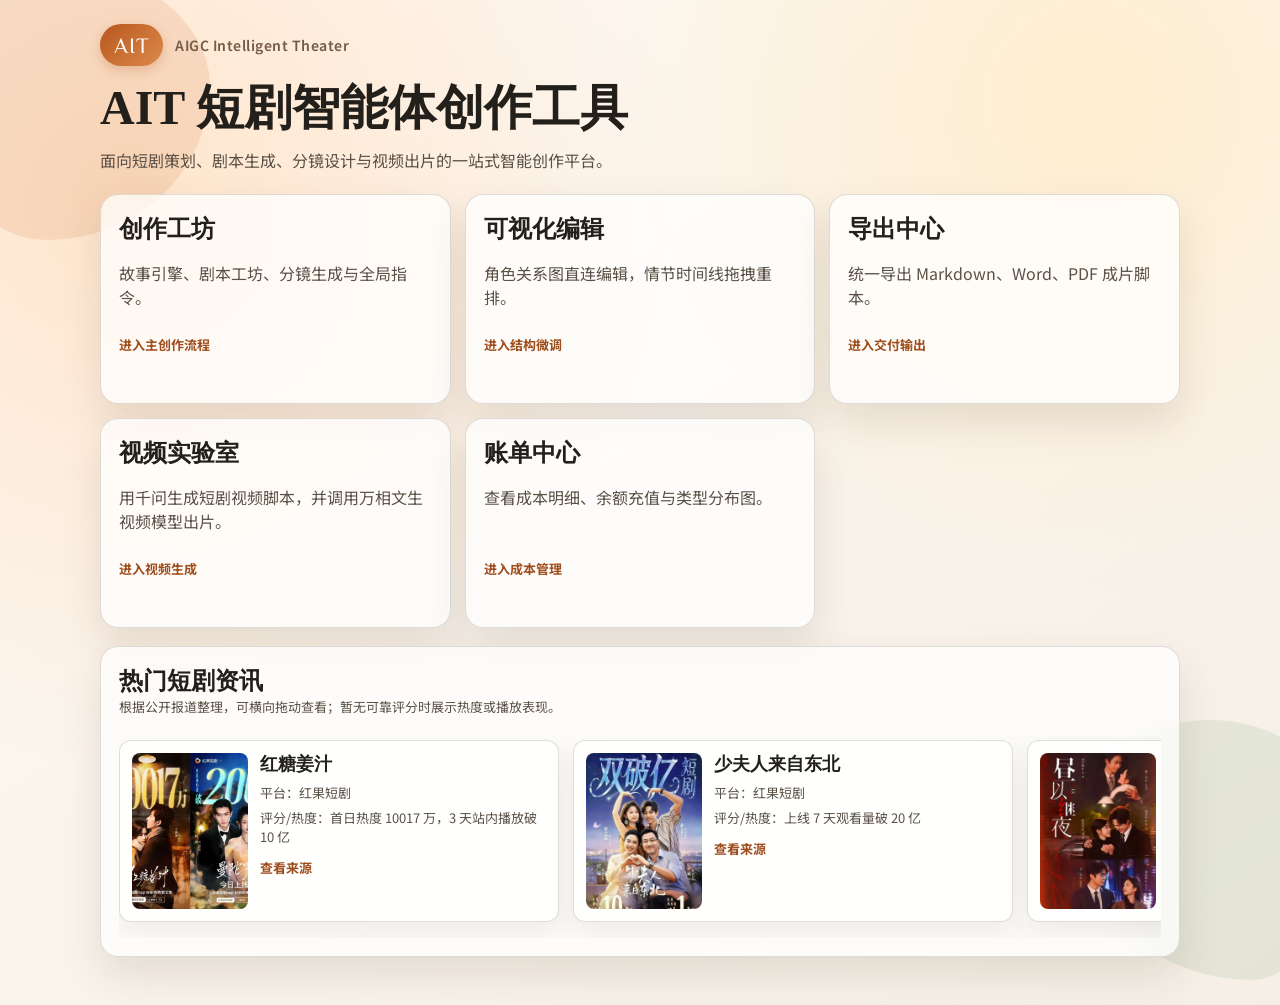
<file: templates/index.html>
<!doctype html>
<html lang="zh-CN">
  <head>
    <meta charset="UTF-8" />
    <meta name="viewport" content="width=device-width, initial-scale=1.0" />
    <title>AI短剧创作智能体</title>
    <link rel="preconnect" href="https://fonts.googleapis.com" />
    <link rel="preconnect" href="https://fonts.gstatic.com" crossorigin />
    <link
      href="https://fonts.googleapis.com/css2?family=Noto+Sans+SC:wght@400;500;700&family=ZCOOL+XiaoWei&display=swap"
      rel="stylesheet"
    />
    <link rel="stylesheet" href="/static/style.css?v=20260412_float_drag_1" />
  </head>
  <body>
    <div class="bg-shape bg-shape-1"></div>
    <div class="bg-shape bg-shape-2"></div>

    <main class="container">
      <header class="hero landing">
        <div class="landing-brand" aria-label="AIT 品牌标识">
          <span class="brand-mark" aria-hidden="true">AIT</span>
          <span class="landing-brand-subtitle">AIGC Intelligent Theater</span>
        </div>
        <h1>AIT 短剧智能体创作工具</h1>
        <p>面向短剧策划、剧本生成、分镜设计与视频出片的一站式智能创作平台。</p>
      </header>

      <section class="grid cards">
        <a class="card-link" href="/studio">
          <h2>创作工坊</h2>
          <p>故事引擎、剧本工坊、分镜生成与全局指令。</p>
          <span>进入主创作流程</span>
        </a>

        <a class="card-link" href="/visual">
          <h2>可视化编辑</h2>
          <p>角色关系图直连编辑，情节时间线拖拽重排。</p>
          <span>进入结构微调</span>
        </a>

        <a class="card-link" href="/export-center">
          <h2>导出中心</h2>
          <p>统一导出 Markdown、Word、PDF 成片脚本。</p>
          <span>进入交付输出</span>
        </a>

        <a class="card-link" href="/video-lab">
          <h2>视频实验室</h2>
          <p>用千问生成短剧视频脚本，并调用万相文生视频模型出片。</p>
          <span>进入视频生成</span>
        </a>

        <a class="card-link" href="/billing">
          <h2>账单中心</h2>
          <p>查看成本明细、余额充值与类型分布图。</p>
          <span>进入成本管理</span>
        </a>
      </section>

      <section class="panel trending-dramas">
        <div class="section-head">
          <div>
            <h2>热门短剧资讯</h2>
            <p class="hint">根据公开报道整理，可横向拖动查看；暂无可靠评分时展示热度或播放表现。</p>
          </div>
        </div>
        <div class="trending-drama-carousel" data-drag-scroll>
          <article class="trending-drama-card">
            <img src="/static/drama-covers/hongtang-jiangzhi.jpeg" alt="红糖姜汁短剧海报" loading="lazy">
            <div>
              <h3>红糖姜汁</h3>
              <p>平台：红果短剧</p>
              <p>评分/热度：首日热度 10017 万，3 天站内播放破 10 亿</p>
              <a href="https://www.sohu.com/a/998850622_120362942" target="_blank" rel="noopener">查看来源</a>
            </div>
          </article>

          <article class="trending-drama-card">
            <img src="/static/drama-covers/shaofuren-dongbei.jpeg" alt="少夫人来自东北短剧海报" loading="lazy">
            <div>
              <h3>少夫人来自东北</h3>
              <p>平台：红果短剧</p>
              <p>评分/热度：上线 7 天观看量破 20 亿</p>
              <a href="https://www.sohu.com/a/997703549_121039600" target="_blank" rel="noopener">查看来源</a>
            </div>
          </article>

          <article class="trending-drama-card">
            <img src="/static/drama-covers/zhouyi-jiye.jpg" alt="昼以继夜短剧海报" loading="lazy">
            <div>
              <h3>昼以继夜</h3>
              <p>平台：红果短剧</p>
              <p>评分/热度：5 天红果播放破 10 亿</p>
              <a href="https://www.36kr.com/p/3701272035767044" target="_blank" rel="noopener">查看来源</a>
            </div>
          </article>

          <article class="trending-drama-card">
            <img src="/static/drama-covers/tainainai-4.jpg" alt="十八岁太奶奶驾到重整家族荣耀4短剧海报" loading="lazy">
            <div>
              <h3>十八岁太奶奶驾到，重整家族荣耀4</h3>
              <p>平台：红果短剧</p>
              <p>评分/热度：首日热度值 1.7 万，3 天播放破 10 亿</p>
              <a href="https://www.36kr.com/p/3701272035767044" target="_blank" rel="noopener">查看来源</a>
            </div>
          </article>

          <article class="trending-drama-card">
            <img src="/static/drama-covers/chuanshu-fanpai.jpeg" alt="糟糕和闺蜜一起穿书后把反派玩儿坏了短剧海报" loading="lazy">
            <div>
              <h3>糟糕，和闺蜜一起穿书后把反派玩儿坏了</h3>
              <p>平台：红果短剧</p>
              <p>评分/热度：春节档热度值破万</p>
              <a href="https://www.36kr.com/p/3701272035767044" target="_blank" rel="noopener">查看来源</a>
            </div>
          </article>

          <article class="trending-drama-card">
            <img src="/static/drama-covers/beiwang.jpeg" alt="北往短剧海报" loading="lazy">
            <div>
              <h3>北往</h3>
              <p>平台：红果短剧</p>
              <p>评分/热度：两天红果热度值破 6625 万</p>
              <a href="https://www.sohu.com/a/987541557_260616" target="_blank" rel="noopener">查看来源</a>
            </div>
          </article>

          <article class="trending-drama-card">
            <div class="trending-drama-cover">婚夜，燃尽</div>
            <div>
              <h3>婚夜，燃尽</h3>
              <p>平台：红果短剧</p>
              <p>评分/热度：2026 年 2 月观看量破 10 亿</p>
              <a href="https://www.sohu.com/a/996567167_121983867" target="_blank" rel="noopener">查看来源</a>
            </div>
          </article>

          <article class="trending-drama-card">
            <div class="trending-drama-cover">云小姐，封先生说你跑不掉了</div>
            <div>
              <h3>云小姐，封先生说你跑不掉了</h3>
              <p>平台：红果短剧</p>
              <p>评分/热度：2026 年 2 月观看量破 10 亿</p>
              <a href="https://www.sohu.com/a/996567167_121983867" target="_blank" rel="noopener">查看来源</a>
            </div>
          </article>

          <article class="trending-drama-card">
            <div class="trending-drama-cover">重生拒当冤大头</div>
            <div>
              <h3>重生拒当冤大头</h3>
              <p>平台：红果短剧</p>
              <p>评分/热度：2026 年 2 月观看量破 10 亿</p>
              <a href="https://www.sohu.com/a/996567167_121983867" target="_blank" rel="noopener">查看来源</a>
            </div>
          </article>

          <article class="trending-drama-card">
            <div class="trending-drama-cover">不完美应答</div>
            <div>
              <h3>不完美应答</h3>
              <p>平台：红果短剧</p>
              <p>评分/热度：2026 年 2 月观看量破 10 亿</p>
              <a href="https://www.sohu.com/a/996567167_121983867" target="_blank" rel="noopener">查看来源</a>
            </div>
          </article>

          <article class="trending-drama-card">
            <div class="trending-drama-cover">穿书富家妯娌2</div>
            <div>
              <h3>穿书富家妯娌，我和闺蜜齐上阵2</h3>
              <p>平台：红果短剧</p>
              <p>评分/热度：2026 年 2 月观看量破 10 亿</p>
              <a href="https://www.sohu.com/a/996567167_121983867" target="_blank" rel="noopener">查看来源</a>
            </div>
          </article>

          <article class="trending-drama-card">
            <div class="trending-drama-cover">扫黑</div>
            <div>
              <h3>扫黑</h3>
              <p>平台：红果短剧</p>
              <p>评分/热度：2026 年 2 月观看量破 10 亿</p>
              <a href="https://www.sohu.com/a/996567167_121983867" target="_blank" rel="noopener">查看来源</a>
            </div>
          </article>

          <article class="trending-drama-card">
            <div class="trending-drama-cover">一家三口在同班</div>
            <div>
              <h3>一家三口在同班</h3>
              <p>平台：红果短剧</p>
              <p>评分/热度：2026 年 2 月观看量破 10 亿</p>
              <a href="https://www.sohu.com/a/996567167_121983867" target="_blank" rel="noopener">查看来源</a>
            </div>
          </article>

          <article class="trending-drama-card">
            <img src="/static/drama-covers/haoyige-guaiguainv.jpg" alt="好一个乖乖女短剧海报" loading="lazy">
            <div>
              <h3>好一个乖乖女</h3>
              <p>平台：红果短剧</p>
              <p>评分/热度：累计播放破 10 亿</p>
              <a href="https://news.sina.com.cn/zx/gj/2026-03-27/doc-inhsmamz8368161.shtml" target="_blank" rel="noopener">查看来源</a>
            </div>
          </article>

          <article class="trending-drama-card">
            <div class="trending-drama-cover">掀桌</div>
            <div>
              <h3>掀桌</h3>
              <p>平台：红果短剧</p>
              <p>评分/热度：春节档男频赌手江湖代表作</p>
              <a href="https://m.sohu.com/a/994170314_250147" target="_blank" rel="noopener">查看来源</a>
            </div>
          </article>

          <article class="trending-drama-card">
            <div class="trending-drama-cover">一品布衣3</div>
            <div>
              <h3>一品布衣3</h3>
              <p>平台：红果短剧</p>
              <p>评分/热度：前两部均破 20 亿，春节档 IP 续作上新</p>
              <a href="https://m.sohu.com/a/994170314_250147" target="_blank" rel="noopener">查看来源</a>
            </div>
          </article>

          <article class="trending-drama-card">
            <img src="/static/drama-covers/xiyou-yudi.png" alt="西游错把玉帝当亲爹短剧海报" loading="lazy">
            <div>
              <h3>西游，错把玉帝当亲爹</h3>
              <p>平台：红果短剧 / 抖音</p>
              <p>评分/热度：AI 漫剧，红果首发热度破 6000 万</p>
              <a href="https://huacheng.gz-cmc.com/pages/2026/03/25/14a95a2a232c4cbf8c6aed2f64654be5.html" target="_blank" rel="noopener">查看来源</a>
            </div>
          </article>
        </div>
      </section>
    </main>
    <script>
      document.querySelectorAll('[data-drag-scroll]').forEach((scroller) => {
        let startX = 0;
        let startLeft = 0;
        let dragging = false;
        scroller.addEventListener('pointerdown', (event) => {
          if (event.target.closest('a')) {
            return;
          }
          dragging = true;
          startX = event.clientX;
          startLeft = scroller.scrollLeft;
          scroller.setPointerCapture(event.pointerId);
          scroller.classList.add('is-dragging');
        });
        scroller.addEventListener('pointermove', (event) => {
          if (!dragging) {
            return;
          }
          scroller.scrollLeft = startLeft - (event.clientX - startX);
        });
        scroller.addEventListener('pointerup', (event) => {
          if (!dragging) {
            return;
          }
          dragging = false;
          if (scroller.hasPointerCapture(event.pointerId)) {
            scroller.releasePointerCapture(event.pointerId);
          }
          scroller.classList.remove('is-dragging');
        });
      });
    </script>
  </body>
</html>
</file>
<file: static/style.css>
:root {
  --bg-1: #fef9f3;
  --bg-2: #f5efe6;
  --ink: #23201c;
  --muted: #5a5147;
  --accent: #c96b2c;
  --card: rgba(255, 255, 255, 0.72);
  --line: rgba(60, 50, 40, 0.16);
  --shadow: 0 18px 40px rgba(78, 52, 28, 0.12);
}

* {
  box-sizing: border-box;
}

body {
  margin: 0;
  font-family: "Noto Sans SC", "Microsoft YaHei", sans-serif;
  color: var(--ink);
  background: radial-gradient(circle at 10% 20%, #ffe5cc 0%, transparent 40%),
    radial-gradient(circle at 85% 10%, #ffeecf 0%, transparent 35%),
    linear-gradient(145deg, var(--bg-1), var(--bg-2));
  min-height: 100vh;
  overflow-x: hidden;
}

h1,
h2,
h3 {
  font-family: "SimSun", "宋体", serif;
  margin-top: 0;
}

h3 {
  font-size: 20px;
  margin-bottom: 10px;
}

.container {
  width: min(1080px, 92vw);
  margin: 24px auto 48px;
  position: relative;
  z-index: 1;
}

.project-drawer-toggle {
  position: fixed;
  left: 14px;
  top: 88px;
  width: 60px;
  height: 60px;
  border-radius: 50%;
  z-index: 1000;
  box-shadow: 0 10px 24px rgba(0, 0, 0, 0.18);
  cursor: grab;
  user-select: none;
  display: flex;
  align-items: center;
  justify-content: center;
  font-size: 28px;
  font-family: "ZCOOL XiaoWei", serif;
  font-weight: 700;
  transition: box-shadow 0.2s ease, transform 0.2s ease;
}

.project-drawer-toggle:hover {
  box-shadow: 0 14px 32px rgba(0, 0, 0, 0.24);
  transform: scale(1.05);
}

.project-drawer-toggle:active {
  cursor: grabbing;
}

.project-drawer {
  position: fixed;
  left: 0;
  top: 0;
  width: min(360px, 86vw);
  height: 100vh;
  background: rgba(255, 250, 244, 0.97);
  border-right: 1px solid var(--line);
  box-shadow: 16px 0 36px rgba(45, 31, 20, 0.18);
  z-index: 19;
  padding: 14px;
  display: grid;
  grid-template-rows: auto auto auto auto 1fr auto;
  gap: 10px;
  transform: translateX(-103%);
  opacity: 0;
  transition: transform 0.28s ease, opacity 0.28s ease;
}

.project-drawer.open {
  transform: translateX(0);
  opacity: 1;
}

.project-drawer-head {
  display: flex;
  align-items: center;
  justify-content: space-between;
}

.project-drawer-head h3 {
  margin-bottom: 0;
}

.project-drawer-close {
  background: #80563c;
}

.project-drawer-tools {
  display: grid;
  grid-template-columns: 1fr 1fr;
  gap: 8px;
}

button.danger {
  background: linear-gradient(135deg, #912429, #b03831);
}

.project-current-meta {
  border: 1px solid var(--line);
  border-radius: 12px;
  background: rgba(255, 255, 255, 0.7);
  padding: 10px;
  font-size: 13px;
  line-height: 1.5;
}

.project-save-status {
  min-height: 20px;
}

.project-list {
  overflow: auto;
  display: grid;
  gap: 10px;
  padding-right: 2px;
}

.project-snapshot-panel {
  border-top: 1px solid var(--line);
  padding-top: 10px;
  display: grid;
  gap: 8px;
}

.project-snapshot-head {
  display: flex;
  align-items: center;
  justify-content: space-between;
  gap: 8px;
}

.project-snapshot-head h4 {
  margin: 0;
  font-size: 15px;
}

.project-snapshot-list {
  display: grid;
  gap: 8px;
  max-height: 220px;
  overflow: auto;
  padding-right: 2px;
}

.snapshot-card {
  border: 1px solid var(--line);
  border-radius: 10px;
  background: rgba(255, 255, 255, 0.78);
  padding: 8px 10px;
  display: grid;
  gap: 6px;
}

.snapshot-card h5 {
  margin: 0;
  font-size: 14px;
}

.snapshot-meta {
  font-size: 12px;
  color: var(--muted);
  line-height: 1.4;
}

.snapshot-actions {
  display: flex;
  justify-content: flex-end;
  gap: 8px;
}

.project-card {
  border: 1px solid var(--line);
  border-radius: 12px;
  background: rgba(255, 255, 255, 0.82);
  padding: 8px;
  cursor: pointer;
  display: grid;
  grid-template-columns: 88px 1fr;
  gap: 9px;
  transition: border-color 0.18s ease, transform 0.18s ease;
  position: relative;
}

.project-card:hover {
  border-color: rgba(184, 87, 30, 0.48);
  transform: translateY(-1px);
}

.project-card.active {
  border-color: rgba(184, 87, 30, 0.8);
  box-shadow: inset 0 0 0 1px rgba(184, 87, 30, 0.3);
}

.project-cover {
  width: 88px;
  height: 62px;
  border-radius: 8px;
  object-fit: cover;
  border: 1px solid var(--line);
  background: linear-gradient(130deg, #f7e3cf, #eddac5);
}

.project-cover.placeholder {
  display: flex;
  align-items: center;
  justify-content: center;
  font-size: 11px;
  color: #6a5848;
}

.project-card-title {
  font-weight: 700;
  font-size: 14px;
}

.project-card-meta {
  font-size: 12px;
  color: var(--muted);
  margin-top: 2px;
}

.project-card-edit-btn {
  position: absolute;
  top: 6px;
  right: 6px;
  width: 28px;
  height: 28px;
  border-radius: 50%;
  background: rgba(184, 87, 30, 0.1);
  border: 1px solid rgba(184, 87, 30, 0.3);
  cursor: pointer;
  display: flex;
  align-items: center;
  justify-content: center;
  font-size: 14px;
  transition: all 0.2s ease;
  opacity: 0;
}

.project-card:hover .project-card-edit-btn {
  opacity: 1;
  background: rgba(184, 87, 30, 0.2);
}

.project-card-edit-btn:hover {
  background: rgba(184, 87, 30, 0.35);
  border-color: rgba(184, 87, 30, 0.6);
  transform: scale(1.1);
}

.top-nav {
  display: flex;
  justify-content: space-between;
  align-items: center;
  margin-bottom: 16px;
  padding: 12px 14px;
  border: 1px solid var(--line);
  border-radius: 14px;
  background: rgba(255, 255, 255, 0.66);
}

.brand {
  color: #2e241d;
  text-decoration: none;
  font-weight: 700;
  display: inline-flex;
  align-items: center;
  gap: 10px;
}

.brand-mark {
  display: inline-flex;
  align-items: center;
  justify-content: center;
  min-width: 44px;
  height: 32px;
  padding: 0 10px;
  border-radius: 999px;
  font-family: "ZCOOL XiaoWei", serif;
  font-size: 18px;
  letter-spacing: 0.8px;
  color: #fff;
  background: linear-gradient(135deg, #b8571e, #dc8a4b);
  box-shadow: 0 4px 12px rgba(184, 87, 30, 0.28);
}

.brand-text {
  font-size: 15px;
  letter-spacing: 0.3px;
}

.landing-brand {
  display: inline-flex;
  align-items: center;
  gap: 12px;
  margin-bottom: 10px;
}

.landing-brand .brand-mark {
  min-width: 60px;
  height: 42px;
  font-size: 22px;
  padding: 0 14px;
}

.landing-brand-subtitle {
  font-size: 14px;
  font-weight: 600;
  color: #745b47;
  letter-spacing: 0.5px;
}

.nav-links {
  display: flex;
  gap: 10px;
  flex-wrap: wrap;
}

.nav-links a {
  text-decoration: none;
  color: #4d3d31;
  padding: 7px 11px;
  border-radius: 999px;
  border: 1px solid transparent;
}

.nav-links a.active,
.nav-links a:hover {
  border-color: var(--line);
  background: rgba(255, 255, 255, 0.88);
}

.hero {
  margin-bottom: 20px;
  animation: rise 0.6s ease;
}

.hero h1 {
  font-size: clamp(32px, 4vw, 48px);
  margin-bottom: 8px;
}

.hero.compact h1 {
  font-size: clamp(28px, 3.1vw, 36px);
}

.hero.landing {
  margin: 24px 0 22px;
}

.hero p {
  color: var(--muted);
  margin: 0;
}

.panel {
  border: 1px solid var(--line);
  background: var(--card);
  backdrop-filter: blur(8px);
  border-radius: 18px;
  padding: 18px;
  margin-bottom: 16px;
  box-shadow: var(--shadow);
  animation: rise 0.7s ease;
}

.panel.soft {
  background: rgba(255, 255, 255, 0.55);
  box-shadow: none;
}

.section-head {
  display: flex;
  align-items: center;
  justify-content: space-between;
  gap: 10px;
  flex-wrap: wrap;
  margin-bottom: 10px;
}

.section-head h2 {
  margin: 0;
}

.section-preview-btn {
  min-width: 96px;
}

.grid {
  display: grid;
  gap: 12px;
}

.grid.two {
  grid-template-columns: 1fr 1fr;
}

.grid.three {
  grid-template-columns: repeat(3, 1fr);
}

.cards {
  grid-template-columns: repeat(3, 1fr);
  gap: 14px;
}

.card-link {
  display: block;
  text-decoration: none;
  color: inherit;
  border: 1px solid var(--line);
  border-radius: 18px;
  background: rgba(255, 255, 255, 0.74);
  box-shadow: var(--shadow);
  padding: 18px;
  min-height: 210px;
  transition: transform 0.18s ease, border-color 0.18s ease;
}

.card-link:hover {
  transform: translateY(-3px);
  border-color: rgba(184, 87, 30, 0.4);
}

.card-link h2 {
  margin-bottom: 8px;
}

.card-link p {
  color: var(--muted);
  min-height: 54px;
}

.card-link span {
  font-size: 13px;
  font-weight: 700;
  color: #9f4e1e;
}

.trending-dramas {
  margin-top: 18px;
}

.trending-drama-carousel {
  display: flex;
  gap: 14px;
  overflow-x: auto;
  overscroll-behavior-x: contain;
  padding: 4px 4px 16px;
  scroll-snap-type: x proximity;
  cursor: grab;
  user-select: none;
}

.trending-drama-carousel.is-dragging {
  cursor: grabbing;
}

.trending-drama-carousel::-webkit-scrollbar {
  height: 10px;
}

.trending-drama-carousel::-webkit-scrollbar-track {
  border-radius: 999px;
  background: rgba(60, 50, 40, 0.08);
}

.trending-drama-carousel::-webkit-scrollbar-thumb {
  border-radius: 999px;
  background: rgba(184, 87, 30, 0.36);
}

.trending-drama-card {
  flex: 0 0 min(440px, 86vw);
  display: grid;
  grid-template-columns: 116px minmax(0, 1fr);
  gap: 12px;
  padding: 12px;
  border: 1px solid var(--line);
  border-radius: 12px;
  background: rgba(255, 255, 255, 0.78);
  box-shadow: 0 10px 28px rgba(45, 31, 20, 0.08);
  scroll-snap-align: start;
}

.trending-drama-card img,
.trending-drama-cover {
  width: 116px;
  height: 156px;
  border-radius: 8px;
  object-fit: cover;
  background: rgba(60, 50, 40, 0.08);
}

.trending-drama-cover {
  display: grid;
  place-items: center;
  padding: 10px;
  color: #fff;
  font-family: "ZCOOL XiaoWei", serif;
  font-size: 19px;
  line-height: 1.35;
  text-align: center;
  background: linear-gradient(135deg, #4f9d69, #d58b35 58%, #5778c8);
  box-shadow: inset 0 0 0 1px rgba(255, 255, 255, 0.28);
}

.trending-drama-card h3 {
  margin: 0 0 8px;
  font-size: 18px;
  line-height: 1.25;
}

.trending-drama-card p {
  margin: 0 0 7px;
  color: var(--muted);
  font-size: 13px;
  line-height: 1.45;
}

.trending-drama-card a {
  display: inline-flex;
  margin-top: 4px;
  color: #9f4e1e;
  font-size: 13px;
  font-weight: 700;
  text-decoration: none;
}

.trending-drama-card a:hover {
  text-decoration: underline;
}

input,
textarea,
button,
pre {
  border-radius: 12px;
}

input,
textarea {
  width: 100%;
  border: 1px solid var(--line);
  padding: 11px 12px;
  font-size: 14px;
  color: var(--ink);
  background: rgba(255, 255, 255, 0.85);
}

textarea {
  min-height: 110px;
  resize: vertical;
}

button {
  border: none;
  padding: 11px 14px;
  font-size: 14px;
  color: #fff;
  background: linear-gradient(135deg, #b8571e, var(--accent));
  cursor: pointer;
  transition: transform 0.15s ease, filter 0.15s ease;
}

button:hover {
  transform: translateY(-1px);
  filter: brightness(1.04);
}

button:disabled,
button.is-loading {
  cursor: wait;
  opacity: 0.72;
  transform: none;
}

.mini-form {
  display: grid;
  gap: 10px;
  align-content: start;
}

.video-image-upload-wrap,
.video-audio-upload-wrap {
  display: grid;
  gap: 8px;
}

.video-image-dropzone,
.video-audio-dropzone {
  border: 2px dashed rgba(90, 81, 71, 0.45);
  background: rgba(255, 255, 255, 0.82);
  border-radius: 14px;
  min-height: 132px;
  display: grid;
  place-items: center;
  text-align: center;
  padding: 10px;
  cursor: pointer;
  transition: border-color 0.2s ease, background 0.2s ease, transform 0.2s ease;
}

.video-image-dropzone:hover,
.video-image-dropzone.is-dragover,
.video-audio-dropzone:hover,
.video-audio-dropzone.is-dragover {
  border-color: var(--accent);
  background: rgba(255, 250, 240, 0.95);
  transform: translateY(-1px);
}

.video-image-dropzone-plus,
.video-audio-dropzone-plus {
  width: 40px;
  height: 40px;
  border-radius: 50%;
  display: grid;
  place-items: center;
  font-size: 28px;
  color: #fff;
  background: linear-gradient(135deg, #b8571e, var(--accent));
  line-height: 1;
  margin-bottom: 8px;
}

.video-image-dropzone-text,
.video-audio-dropzone-text {
  font-size: 14px;
  font-weight: 600;
}

.video-image-progress-wrap {
  margin-top: 8px;
  width: min(280px, 100%);
  display: flex;
  align-items: center;
  gap: 8px;
}

.video-image-progress-wrap progress {
  width: 100%;
  height: 10px;
}

.video-image-progress-wrap span {
  min-width: 38px;
  text-align: right;
  font-size: 12px;
  color: var(--muted);
}

.video-image-preview-wrap,
.video-audio-preview-wrap {
  border: 1px solid var(--line);
  border-radius: 12px;
  background: rgba(255, 255, 255, 0.85);
  padding: 8px;
}

.video-image-preview {
  width: 100%;
  max-height: 170px;
  object-fit: contain;
  border-radius: 10px;
  display: block;
}

.video-image-actions {
  margin-top: 8px;
  display: flex;
  justify-content: flex-end;
}

.output {
  margin-top: 12px;
  border: 1px dashed var(--line);
  padding: 12px;
  min-height: 84px;
  max-height: 300px;
  overflow: auto;
  white-space: pre-wrap;
  word-break: break-word;
  background: rgba(255, 255, 255, 0.7);
}

.cover-image-toolbar {
  margin-top: 10px;
  display: flex;
  align-items: center;
  justify-content: space-between;
  gap: 10px;
  flex-wrap: wrap;
}

.cover-image-toolbar .hint {
  margin: 0;
}

.cover-image-status-running {
  color: #9f4e1e;
  font-weight: 700;
}

.cover-image-status-error {
  color: #a52d2d;
  font-weight: 700;
}

#task-meta-content {
  margin-top: 12px;
  gap: 8px;
}

.meta-item {
  padding: 8px 10px;
  border: 1px solid var(--line);
  border-radius: 10px;
  background: rgba(255, 255, 255, 0.72);
}

.meta-label {
  font-weight: 700;
}

.cost-widget {
  position: fixed;
  right: 22px;
  bottom: 22px;
  z-index: 1200;
  width: min(360px, calc(100vw - 44px));
  pointer-events: none;
}

.billing-summary-grid {
  display: grid;
  grid-template-columns: repeat(2, minmax(0, 1fr));
  gap: 16px;
}

.billing-card {
  border: 1px solid var(--line);
  border-radius: 18px;
  background: rgba(255, 255, 255, 0.9);
  padding: 18px;
}

.billing-card h3 {
  margin-top: 0;
  margin-bottom: 12px;
}

.billing-card-head {
  display: flex;
  align-items: center;
  justify-content: space-between;
  gap: 12px;
  margin-bottom: 12px;
}

.billing-card-head h3 {
  margin: 0;
}

.billing-card-row {
  display: grid;
  grid-template-columns: repeat(3, minmax(0, 1fr));
  gap: 12px;
}

.billing-card-row>div {
  padding: 12px;
  border: 1px solid rgba(60, 50, 40, 0.1);
  border-radius: 14px;
  background: rgba(255, 255, 255, 0.96);
}

.billing-card-row strong {
  display: block;
  margin-bottom: 8px;
  color: var(--muted);
}

.billing-wallet {
  display: grid;
  gap: 12px;
  margin: 12px 0;
  padding: 12px;
  border: 1px solid rgba(60, 50, 40, 0.1);
  border-radius: 12px;
  background: rgba(255, 255, 255, 0.8);
}

.billing-wallet-balance {
  display: flex;
  align-items: center;
  justify-content: space-between;
  gap: 12px;
}

.billing-wallet-balance strong {
  color: var(--muted);
}

.billing-wallet-balance span {
  color: #b8571e;
  font-size: 24px;
  font-weight: 700;
}

.billing-wallet-actions {
  display: grid;
  grid-template-columns: minmax(120px, 1fr) auto auto;
  gap: 8px;
}

.billing-wallet-actions input,
.billing-wallet-actions button {
  min-height: 38px;
}

.billing-payment-modal {
  position: fixed;
  inset: 0;
  z-index: 1600;
  display: none;
  align-items: center;
  justify-content: center;
  padding: 20px;
  background: rgba(33, 24, 18, 0.46);
}

.billing-payment-dialog {
  width: min(420px, 94vw);
  max-height: 92vh;
  overflow: auto;
  padding: 18px;
  border: 1px solid var(--line);
  border-radius: 12px;
  background: rgba(255, 255, 255, 0.98);
  box-shadow: 0 24px 60px rgba(33, 24, 18, 0.28);
}

.billing-payment-head {
  display: flex;
  align-items: flex-start;
  justify-content: space-between;
  gap: 12px;
  margin-bottom: 12px;
}

.billing-payment-head h3 {
  margin: 0 0 4px;
}

.billing-payment-image {
  display: block;
  width: min(320px, 100%);
  margin: 0 auto 14px;
  border-radius: 8px;
}

#btn-billing-payment-done {
  width: 100%;
}

.billing-records {
  display: grid;
  gap: 12px;
}

.billing-chart-grid {
  display: grid;
  grid-template-columns: minmax(280px, 0.85fr) minmax(320px, 1.15fr);
  gap: 16px;
}

.billing-pie-wrap {
  display: grid;
  grid-template-columns: minmax(150px, 210px) 1fr;
  align-items: center;
  gap: 18px;
}

.billing-pie {
  position: relative;
  display: grid;
  place-items: center;
  width: 100%;
  aspect-ratio: 1;
  border-radius: 50%;
  background: var(--billing-pie-gradient);
  box-shadow: inset 0 0 0 1px rgba(60, 50, 40, 0.12);
  animation: billingPieIn 700ms ease both;
  overflow: hidden;
}

.billing-pie::after {
  content: "";
  position: absolute;
  inset: 30%;
  border-radius: 50%;
  background: rgba(255, 255, 255, 0.9);
  box-shadow: 0 0 0 1px rgba(60, 50, 40, 0.08);
}

.billing-pie strong,
.billing-pie span {
  position: relative;
  z-index: 1;
}

.billing-pie strong {
  align-self: end;
  font-size: 18px;
  color: var(--ink);
}

.billing-pie span {
  align-self: start;
  color: var(--muted);
  font-size: 12px;
}

.billing-legend,
.billing-bar-chart {
  display: grid;
  gap: 10px;
}

.billing-legend-item,
.billing-bar-meta {
  display: flex;
  align-items: center;
  justify-content: space-between;
  gap: 10px;
}

.billing-legend-dot {
  width: 10px;
  height: 10px;
  border-radius: 50%;
  flex: 0 0 auto;
}

.billing-legend-item strong {
  flex: 1;
}

.billing-bar-row {
  display: grid;
  gap: 6px;
}

.billing-bar-track {
  height: 12px;
  border-radius: 8px;
  background: rgba(60, 50, 40, 0.08);
  overflow: hidden;
}

.billing-bar-track span {
  display: block;
  height: 100%;
  border-radius: 8px;
  background: linear-gradient(90deg, #4f9d69, #d58b35 62%, #5778c8);
  transform-origin: left center;
  animation: billingBarIn 650ms ease both;
}

@keyframes billingPieIn {
  from {
    opacity: 0;
    transform: scale(0.88) rotate(-18deg);
  }

  to {
    opacity: 1;
    transform: scale(1) rotate(0);
  }
}

@keyframes billingBarIn {
  from {
    transform: scaleX(0);
  }

  to {
    transform: scaleX(1);
  }
}

.cost-widget-toggle,
.cost-widget-detail {
  pointer-events: auto;
}

.cost-widget-toggle {
  width: 100%;
  display: flex;
  align-items: center;
  justify-content: space-between;
  gap: 12px;
  min-height: 54px;
  border: 1px solid rgba(184, 87, 30, 0.22);
  border-radius: 8px;
  background: rgba(255, 255, 255, 0.94);
  color: var(--ink);
  box-shadow: 0 18px 44px rgba(45, 31, 20, 0.18);
  backdrop-filter: blur(10px);
  cursor: grab;
  touch-action: none;
}

.cost-widget-toggle::before {
  content: "";
  width: 8px;
  height: 32px;
  border-radius: 8px;
  background: #b8571e;
  flex: 0 0 auto;
}

.cost-widget-toggle span {
  flex: 1;
  color: var(--muted);
  font-size: 13px;
  font-weight: 700;
  text-align: left;
}

.cost-widget-toggle strong {
  color: #b8571e;
  font-size: 20px;
  letter-spacing: 0;
}

.cost-widget.is-dragging .cost-widget-toggle,
.global-command-widget.is-dragging .global-command-fab {
  cursor: grabbing;
}

.cost-widget-detail {
  margin-top: 8px;
  border: 1px solid var(--line);
  border-radius: 8px;
  background: rgba(255, 255, 255, 0.98);
  box-shadow: 0 18px 45px rgba(45, 31, 20, 0.18);
  padding: 12px;
  max-height: min(520px, calc(100vh - 100px));
  overflow: auto;
}

.cost-widget-detail-head,
.cost-record-head {
  display: flex;
  align-items: center;
  justify-content: space-between;
  gap: 10px;
}

.cost-widget-actions {
  display: flex;
  align-items: center;
  gap: 8px;
}

.cost-widget-clear {
  min-height: 28px;
  padding: 4px 10px;
  font-size: 12px;
}

.cost-widget-list {
  display: grid;
  gap: 10px;
  margin-top: 10px;
}

.cost-record {
  border: 1px solid var(--line);
  border-radius: 12px;
  background: rgba(255, 255, 255, 0.78);
  padding: 10px;
  font-size: 12px;
  line-height: 1.55;
}

.cost-record-head {
  margin-bottom: 6px;
  font-size: 13px;
}

.cover-image-preview-wrap {
  margin-top: 12px;
  border: 1px solid var(--line);
  border-radius: 12px;
  background: rgba(255, 255, 255, 0.72);
  padding: 10px 12px;
}

#cover-image-preview {
  display: none;
}

.viz-wrap {
  margin-top: 14px;
  padding-top: 10px;
  border-top: 1px solid var(--line);
}

.viz-wrap.no-top-line {
  border-top: none;
  margin-top: 0;
  padding-top: 0;
}

.viz-box {
  height: 300px;
  border: 1px solid var(--line);
  border-radius: 12px;
  background: rgba(255, 255, 255, 0.85);
}

.relation-editor,
.relation-actions {
  margin-top: 10px;
}

select {
  width: 100%;
  border: 1px solid var(--line);
  padding: 11px 12px;
  font-size: 14px;
  color: var(--ink);
  border-radius: 12px;
  background: rgba(255, 255, 255, 0.85);
}

input[readonly] {
  background: rgba(244, 236, 224, 0.9);
  color: #5f4b3c;
}

.timeline-list {
  list-style: none;
  margin: 0;
  padding: 0;
  display: grid;
  gap: 10px;
}

.timeline-card {
  border: 1px solid var(--line);
  border-radius: 12px;
  background: rgba(255, 255, 255, 0.88);
  padding: 10px 12px;
  cursor: grab;
}

.timeline-card:active {
  cursor: grabbing;
}

.timeline-card .meta {
  font-size: 12px;
  color: var(--muted);
  margin-bottom: 4px;
}

.timeline-card .title {
  font-weight: 600;
}

.timeline-card .summary {
  margin-top: 5px;
  color: #40362f;
  font-size: 13px;
}

.hint {
  color: var(--muted);
  margin-top: 0;
  margin-bottom: 10px;
  font-size: 13px;
}

.timeline-dragging {
  opacity: 0.65;
  transform: scale(0.98);
}

.bg-shape {
  position: fixed;
  pointer-events: none;
  z-index: 0;
}

.bg-shape-1 {
  width: 280px;
  height: 280px;
  border-radius: 36% 64% 58% 42% / 47% 45% 55% 53%;
  top: -40px;
  left: -70px;
  background: rgba(201, 107, 44, 0.14);
}

.bg-shape-2 {
  width: 260px;
  height: 260px;
  border-radius: 50% 50% 34% 66% / 41% 40% 60% 59%;
  bottom: -80px;
  right: -60px;
  background: rgba(120, 160, 124, 0.14);
}

@keyframes rise {
  from {
    opacity: 0;
    transform: translateY(8px);
  }

  to {
    opacity: 1;
    transform: translateY(0);
  }
}

.edit-project-modal {
  position: fixed;
  top: 0;
  left: 0;
  width: 100%;
  height: 100%;
  background: rgba(0, 0, 0, 0.4);
  display: none;
  align-items: center;
  justify-content: center;
  z-index: 500;
}

.cover-image-modal {
  position: fixed;
  inset: 0;
  background: rgba(18, 14, 10, 0.58);
  display: none;
  align-items: center;
  justify-content: center;
  z-index: 620;
  padding: 18px;
}

.cover-image-modal.show {
  display: flex;
}

.content-player-modal {
  position: fixed;
  inset: 0;
  background: rgba(18, 14, 10, 0.58);
  display: none;
  align-items: center;
  justify-content: center;
  z-index: 640;
  padding: 18px;
}

.content-player-modal.show {
  display: flex;
}

.content-player-dialog {
  width: min(860px, 96vw);
  max-height: 92vh;
  overflow: hidden;
  background: rgba(255, 250, 244, 0.98);
  border: 1px solid var(--line);
  border-radius: 18px;
  padding: 16px;
  box-shadow: 0 24px 72px rgba(0, 0, 0, 0.28);
  display: grid;
  grid-template-rows: auto auto 1fr auto;
  gap: 10px;
}

.content-player-head {
  display: flex;
  align-items: center;
  justify-content: space-between;
  gap: 12px;
}

.content-player-head h3 {
  margin: 0;
}

.content-player-body {
  border: 1px solid var(--line);
  border-radius: 14px;
  background: rgba(255, 255, 255, 0.86);
  padding: 10px;
  overflow: auto;
  min-height: 260px;
  max-height: calc(92vh - 210px);
}

#content-player-text.output {
  margin-top: 0;
  min-height: 0;
  max-height: none;
  border: none;
  background: transparent;
  padding: 0;
}

.cover-image-dialog {
  width: min(760px, 94vw);
  max-height: 92vh;
  overflow: auto;
  background: rgba(255, 250, 244, 0.98);
  border: 1px solid var(--line);
  border-radius: 18px;
  padding: 18px;
  box-shadow: 0 24px 72px rgba(0, 0, 0, 0.28);
  animation: slideUp 0.3s ease;
}

.cover-image-dialog-head {
  display: flex;
  align-items: center;
  justify-content: space-between;
  gap: 12px;
}

.cover-image-dialog-head h3 {
  margin: 0;
}

.cover-image-modal-body {
  margin-top: 12px;
  border: 1px solid var(--line);
  border-radius: 16px;
  background: #1f1a16;
  padding: 12px;
  display: grid;
  place-items: center;
}

#cover-image-modal-preview {
  display: block;
  width: min(100%, 520px);
  max-height: 72vh;
  object-fit: contain;
  border-radius: 12px;
}

.edit-project-modal.show {
  display: flex;
}

.edit-project-dialog {
  background: rgba(255, 250, 244, 0.98);
  border: 1px solid var(--line);
  border-radius: 16px;
  padding: 24px;
  max-width: 420px;
  width: 90vw;
  box-shadow: 0 20px 60px rgba(0, 0, 0, 0.2);
  animation: slideUp 0.3s ease;
}

.edit-project-dialog h3 {
  margin-top: 0;
  margin-bottom: 16px;
  font-size: 18px;
}

.edit-project-form {
  display: grid;
  gap: 12px;
}

.form-group {
  display: grid;
  gap: 6px;
}

.form-group label {
  font-size: 13px;
  font-weight: 600;
  color: var(--ink);
}

.form-group input,
.form-group textarea {
  border: 1px solid var(--line);
  padding: 10px 12px;
  font-size: 14px;
  border-radius: 8px;
  background: rgba(255, 255, 255, 0.9);
}

.form-group textarea {
  min-height: 80px;
  resize: vertical;
}

.edit-project-actions {
  display: grid;
  grid-template-columns: 1fr 1fr;
  gap: 10px;
  margin-top: 14px;
}

.edit-project-actions button {
  padding: 10px 14px;
  font-size: 14px;
  border-radius: 8px;
}

.edit-project-actions .btn-cancel {
  background: #8f735e;
}

.edit-project-actions .btn-cancel:hover {
  filter: brightness(1.08);
}

.edit-project-actions .btn-save {
  background: linear-gradient(135deg, #b8571e, var(--accent));
}

@keyframes slideUp {
  from {
    opacity: 0;
    transform: translateY(20px);
  }

  to {
    opacity: 1;
    transform: translateY(0);
  }
}

@media (max-width: 860px) {
  .project-drawer-toggle {
    top: auto;
    bottom: 14px;
    left: 14px;
  }

  .project-drawer {
    width: min(390px, 92vw);
  }

  .grid.two {
    grid-template-columns: 1fr;
  }

  .grid.three,
  .cards {
    grid-template-columns: 1fr;
  }

  .billing-summary-grid,
  .billing-chart-grid,
  .billing-pie-wrap {
    grid-template-columns: 1fr;
  }

  .billing-card-row {
    grid-template-columns: repeat(2, minmax(0, 1fr));
  }

  .billing-pie {
    width: min(210px, 100%);
    justify-self: center;
  }

  .billing-wallet-actions {
    grid-template-columns: 1fr;
  }

  .cost-widget {
    right: 12px;
    bottom: 12px;
    width: min(340px, calc(100vw - 24px));
  }

  .top-nav {
    align-items: flex-start;
    flex-direction: column;
    gap: 10px;
  }

  .brand-text,
  .landing-brand-subtitle {
    font-size: 13px;
  }

  .container {
    margin-top: 16px;
  }
}

.global-command-widget {
  position: fixed;
  right: 20px;
  bottom: 20px;
  z-index: 1200;
}

.global-command-fab {
  width: 58px;
  height: 58px;
  border-radius: 999px;
  border: 0;
  font-size: 14px;
  font-weight: 700;
  color: #fff;
  background: linear-gradient(135deg, #be5b23, #dd8f48);
  box-shadow: 0 10px 28px rgba(96, 48, 16, 0.35);
  cursor: grab;
  touch-action: none;
}

.global-command-panel {
  width: min(360px, calc(100vw - 24px));
  margin-bottom: 12px;
  padding: 12px;
  border-radius: 14px;
  border: 1px solid rgba(58, 29, 14, 0.18);
  background: rgba(255, 249, 241, 0.98);
  box-shadow: 0 20px 45px rgba(53, 30, 16, 0.25);
}

.global-command-widget.collapsed .global-command-panel {
  display: none;
}

.global-command-widget.expanded .global-command-fab {
  display: none;
}

.global-command-header {
  display: flex;
  align-items: center;
  justify-content: space-between;
  margin-bottom: 10px;
}

.global-command-close {
  border: 0;
  border-radius: 8px;
  padding: 6px 10px;
  background: #8f735e;
  color: #fff;
  cursor: pointer;
}

.global-command-input {
  width: 100%;
  margin-bottom: 10px;
}

.global-command-actions {
  display: grid;
  grid-template-columns: 1fr 1fr;
  gap: 8px;
}

.global-command-actions button {
  border: 0;
  border-radius: 10px;
  padding: 9px 12px;
  color: #fff;
  background: linear-gradient(135deg, #b8571e, var(--accent));
  cursor: pointer;
}

.global-command-actions .secondary {
  background: linear-gradient(135deg, #8f735e, #a48670);
}

.global-command-status {
  margin-top: 8px;
  font-size: 13px;
  color: #6f4f38;
}

.global-command-status.error {
  color: #b74924;
}

.global-command-output {
  margin-top: 8px;
  max-height: 220px;
  overflow: auto;
}

@media (max-width: 860px) {
  .global-command-widget {
    right: 12px;
    bottom: 12px;
  }
}

@media (max-width: 520px) {
  .trending-drama-card {
    grid-template-columns: 92px minmax(0, 1fr);
    flex-basis: 88vw;
  }

  .trending-drama-card img,
  .trending-drama-cover {
    width: 92px;
    height: 124px;
  }

  .trending-drama-cover {
    font-size: 16px;
  }
}

.meta-item {
  display: flex;
  justify-content: space-between;
  align-items: center;
  padding: 6px 0;
  border-bottom: 1px solid rgba(60, 50, 40, 0.08);
}

.meta-item:last-child {
  border-bottom: none;
}

.meta-label {
  font-weight: 600;
  color: var(--muted);
  font-size: 13px;
}

.meta-value {
  font-family: 'Courier New', monospace;
  font-size: 13px;
  color: var(--ink);
  text-align: right;
}
</file>
